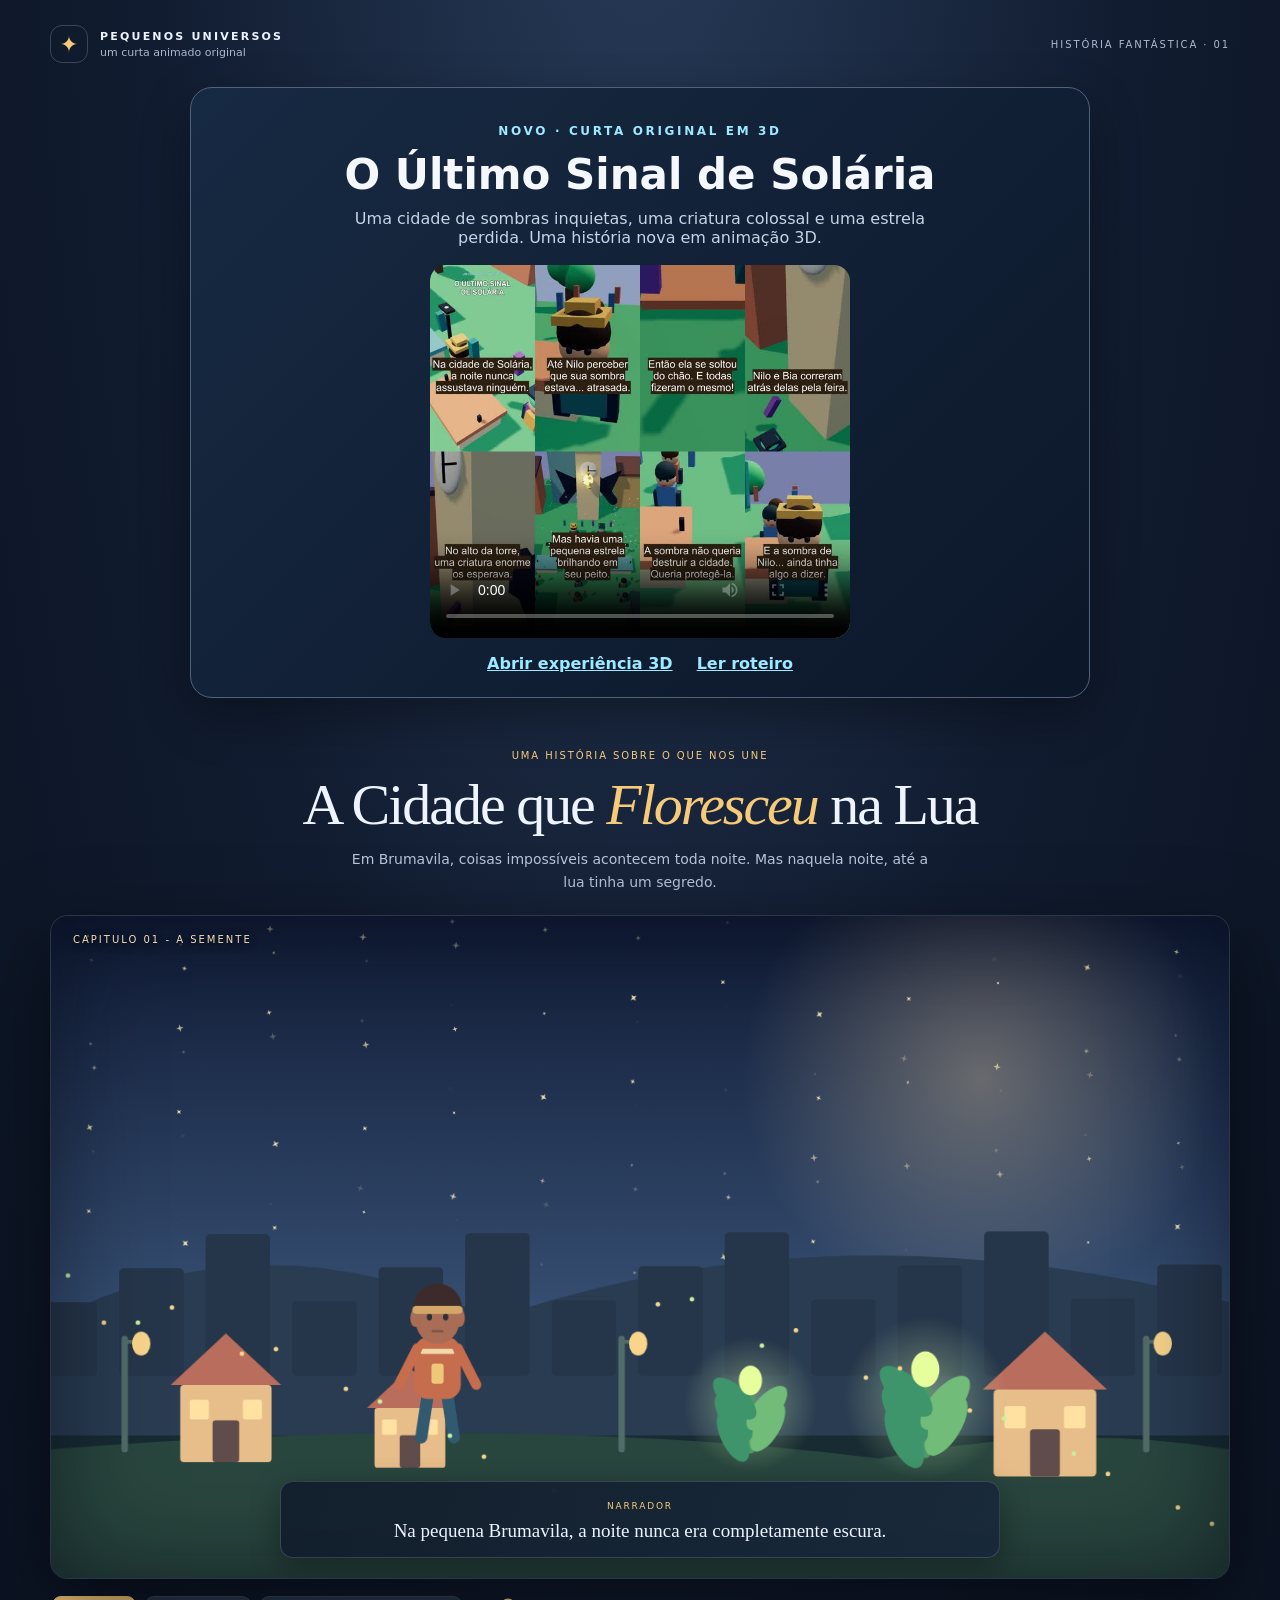
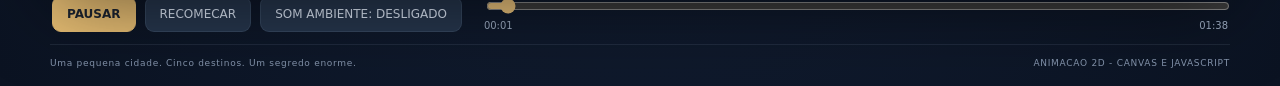
<file: index.html>
﻿<!doctype html>
<html lang="pt-BR"><head>
<meta charset="utf-8"><meta name="viewport" content="width=device-width,initial-scale=1">
<meta name="theme-color" content="#101a2b">
<title>A Cidade que Floresceu na Lua - curta animado</title>
<link rel="stylesheet" href="styles.css"></head><body>
<main class="app">
<header class="top"><div class="brand"><span class="mark">&#10022;</span><div><b>PEQUENOS UNIVERSOS</b><small>um curta animado original</small></div></div><div class="top-tag">HIST&#211;RIA FANT&#193;STICA &#183; 01</div></header>
<section style="margin:24px auto;padding:24px;max-width:900px;border:1px solid #52617a;border-radius:22px;background:linear-gradient(135deg,#172a43,#0c1729);color:#f4f7fb;text-align:center;box-shadow:0 18px 50px #0005"><p style="letter-spacing:.22em;color:#9de9ff;font-weight:800;font-size:12px">NOVO · CURTA ORIGINAL EM 3D</p><h2 style="font-size:clamp(26px,5vw,42px);margin:10px 0">O Último Sinal de Solária</h2><p style="max-width:620px;margin:0 auto 18px;color:#c6d4e4">Uma cidade de sombras inquietas, uma criatura colossal e uma estrela perdida. Uma história nova em animação 3D.</p><video controls playsinline preload="metadata" poster="cidade-3d/preview_final_final.jpg" style="display:block;width:100%;max-width:420px;max-height:70vh;margin:0 auto;border-radius:16px;background:#071326"><source src="cidade-3d/O_ULTIMO_SINAL_DE_SOLARIA_3D_FINAL.mp4" type="video/mp4"></video><p style="margin:16px 0 0"><a href="cidade-3d/index.html" style="color:#9de9ff;font-weight:800;margin:0 12px">Abrir experiência 3D</a><a href="cidade-3d/roteiro.md" style="color:#9de9ff;font-weight:800;margin:0 12px">Ler roteiro</a></p></section>
<section class="intro"><p class="eyebrow">UMA HIST&#211;RIA SOBRE O QUE NOS UNE</p><h1>A Cidade que <em>Floresceu</em> na Lua</h1><p class="lead">Em Brumavila, coisas imposs&#237;veis acontecem toda noite. Mas naquela noite, at&#233; a lua tinha um segredo.</p></section>
<section class="screen" aria-label="Anima&#231;&#227;o da hist&#243;ria">
<canvas id="film" width="1280" height="720" aria-label="Curta animado: A Cidade que Floresceu na Lua"></canvas>
<div class="vignette"></div><div class="chapter" id="chapter">CAP&#205;TULO 01 &#183; A SEMENTE</div>
<div class="caption" aria-live="polite"><span id="speaker">NARRADOR</span><p id="line">Na pequena Brumavila, a noite nunca era completamente escura.</p></div>
<div class="loading" id="loading">Preparando a historia...</div></section>
<section class="controls"><div class="buttons"><button id="play" class="primary">PAUSAR</button><button id="restart">RECOMECAR</button><button id="sound">SOM AMBIENTE: DESLIGADO</button></div>
<div class="timeline"><input id="seek" type="range" min="0" max="100" value="0" aria-label="Progresso da historia"><div class="time"><span id="elapsed">00:00</span><span id="duration">01:38</span></div></div></section>
<footer><span>Uma pequena cidade. Cinco destinos. Um segredo enorme.</span><span>ANIMACAO 2D - CANVAS E JAVASCRIPT</span></footer>
</main><script src="animacoes.js"></script></body></html>
</file>
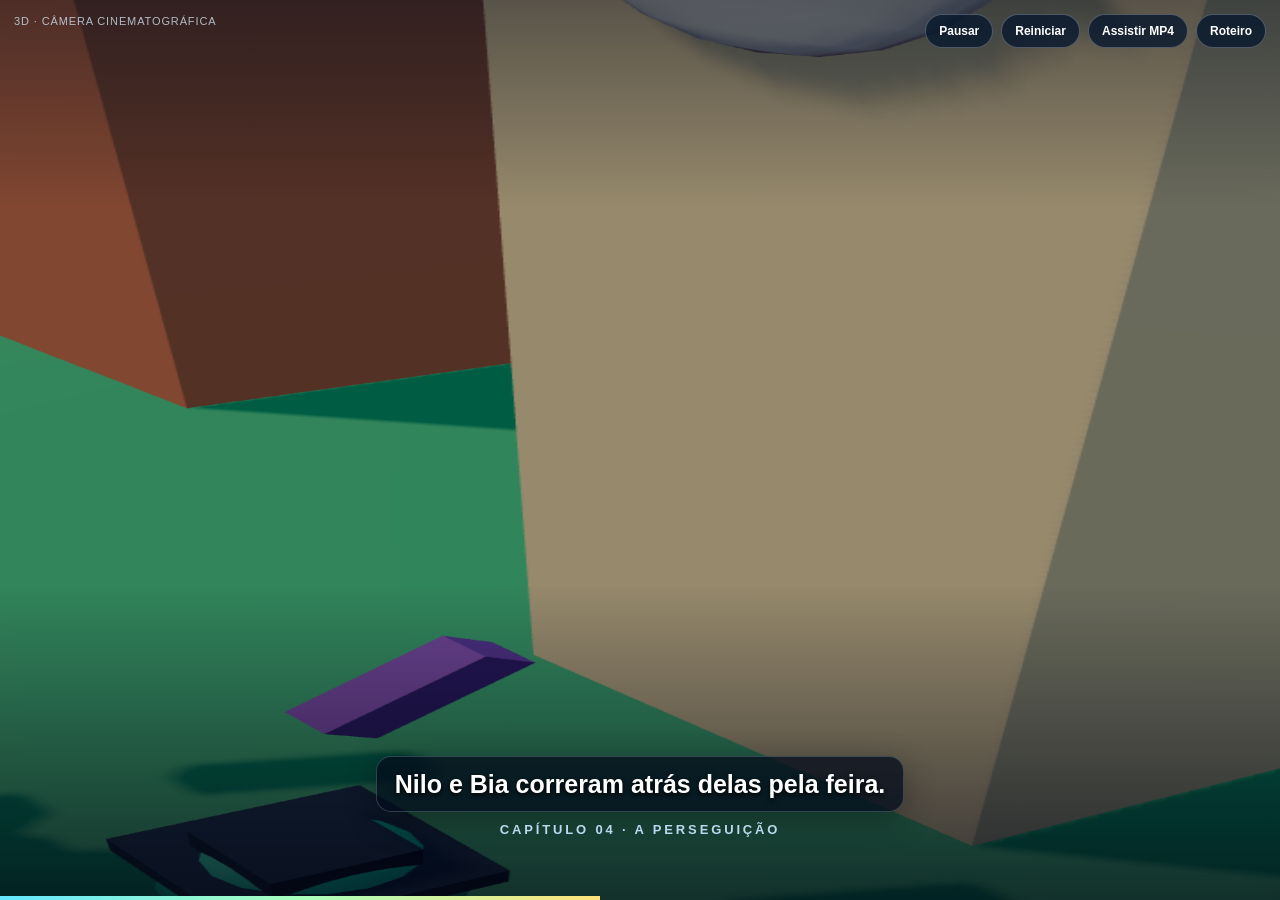
<file: cidade-3d/index.html>
<!doctype html>
<html lang="pt-BR">
<head>
<meta charset="utf-8">
<meta name="viewport" content="width=device-width,initial-scale=1">
<title>O Último Sinal de Solária — Curta 3D</title>
<style>
*{box-sizing:border-box}html,body{margin:0;width:100%;height:100%;overflow:hidden;background:#071326;font-family:Inter,Arial,sans-serif}
#stage{position:relative;width:100vw;height:100vh;overflow:hidden}
canvas{display:block;width:100%;height:100%}
#shade{position:absolute;inset:0;pointer-events:none;background:linear-gradient(180deg,rgba(4,10,25,.42),transparent 23%,transparent 65%,rgba(4,8,20,.68))}
#top{position:absolute;top:5.2%;left:6%;right:6%;text-align:center;color:#fff;text-shadow:0 3px 18px #071326;pointer-events:none}
#eyebrow{font-size:clamp(10px,2.1vw,15px);letter-spacing:.34em;font-weight:800;color:#9de9ff}
#title{font-size:clamp(25px,6vw,48px);line-height:1.02;font-weight:950;letter-spacing:-.04em;margin-top:8px}
#captionWrap{position:absolute;left:7%;right:7%;bottom:7%;text-align:center;pointer-events:none}
#caption{display:inline-block;max-width:100%;padding:12px 18px;border-radius:15px;background:rgba(3,12,28,.76);border:1px solid rgba(190,230,255,.22);color:#fff;font-size:clamp(16px,3.3vw,25px);font-weight:850;line-height:1.2;text-shadow:0 2px 5px #000;box-shadow:0 8px 32px #0005}
#chapter{margin-top:10px;color:#b8d9ee;font-size:clamp(9px,1.7vw,13px);letter-spacing:.22em;font-weight:800;text-transform:uppercase}
#progress{position:absolute;bottom:0;left:0;height:4px;width:0;background:linear-gradient(90deg,#63e7ff,#a8ffbd,#ffe37a)}
#controls{position:absolute;right:14px;top:14px;display:flex;gap:8px}
button,#controls a{border:1px solid #ffffff40;background:#08182dcc;color:#fff;padding:9px 13px;border-radius:20px;font-weight:700;cursor:pointer;text-decoration:none;font-size:12px}
#hint{position:absolute;left:14px;top:15px;color:#d8efff;font-size:11px;opacity:.75;letter-spacing:.08em}
@media(max-width:520px){#controls{top:auto;bottom:14px;right:12px}#captionWrap{bottom:12%}}
#top{transition:opacity .8s ease}
body.exporting #controls,body.exporting #hint,body.exporting #progress{display:none}
body.exporting #top{transition:none}
</style>
</head>
<body>
<div id="stage">
 <canvas id="film"></canvas><div id="shade"></div>
 <div id="top"><div id="eyebrow">UM CURTA ORIGINAL EM 3D</div><div id="title">O ÚLTIMO SINAL<br>DE SOLÁRIA</div></div>
 <div id="captionWrap"><div id="caption">Na cidade de Solária, a noite nunca assustava ninguém.</div><div id="chapter">CAPÍTULO 01 · A CIDADE DAS LUZES</div></div>
 <div id="hint">3D · CÂMERA CINEMATOGRÁFICA</div>
 <div id="controls"><button id="toggle">Pausar</button><button id="restart">Reiniciar</button><a href="O_ULTIMO_SINAL_DE_SOLARIA_3D_FINAL.mp4" target="_blank">Assistir MP4</a><a href="roteiro.md" target="_blank">Roteiro</a></div>
 <div id="progress"></div>
</div>
<script type="module" src="./animacao.js"></script>
</body></html>
</file>
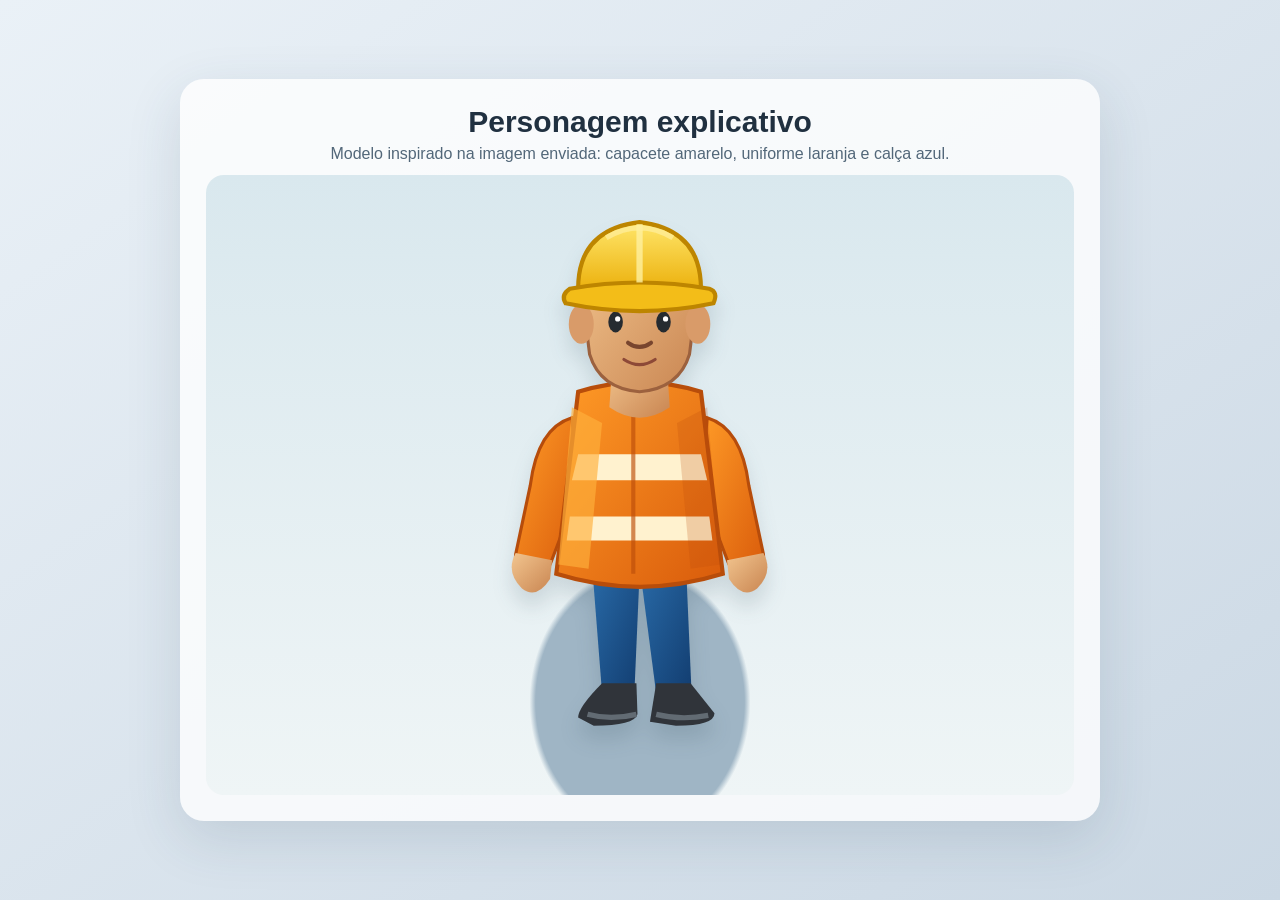
<file: personagem-base.html>
<!doctype html>
<html lang="pt-BR">
<head>
<meta charset="utf-8">
<meta name="viewport" content="width=device-width,initial-scale=1">
<title>Personagem explicativo — referência</title>
<style>
*{box-sizing:border-box}body{margin:0;min-height:100vh;display:grid;place-items:center;background:linear-gradient(145deg,#eaf1f7,#cbd8e4);font-family:Arial,sans-serif;color:#203040}
main{width:min(920px,94vw);padding:26px;border-radius:24px;background:#ffffffc9;box-shadow:0 18px 55px #29445a24;text-align:center}
h1{font-size:clamp(20px,3vw,30px);margin:0 0 6px}p{margin:0 0 12px;color:#526779}
.stage{height:min(72vh,620px);min-height:380px;display:grid;place-items:center;background:radial-gradient(ellipse at 50% 85%,#9fb5c5 0 17%,transparent 18%),linear-gradient(#d9e8ee,#eff5f6);border-radius:18px;overflow:hidden}
svg{height:94%;max-width:100%;filter:drop-shadow(0 14px 10px #243b4a25)}
/* personagem parado, com proporções de mascote de jogo */
</style>
</head>
<body><main>
<h1>Personagem explicativo</h1><p>Modelo inspirado na imagem enviada: capacete amarelo, uniforme laranja e calça azul.</p>
<div class="stage">
<svg viewBox="0 0 420 560" role="img" aria-label="Mascote trabalhador com capacete amarelo e uniforme laranja">
<defs>
 <linearGradient id="helmet" x2="0" y2="1"><stop stop-color="#ffe66a"/><stop offset="1" stop-color="#e9a900"/></linearGradient>
 <linearGradient id="skin" x2="1" y2="1"><stop stop-color="#f2c58f"/><stop offset="1" stop-color="#c98551"/></linearGradient>
 <linearGradient id="shirt" x2="1" y2="1"><stop stop-color="#ff9b27"/><stop offset="1" stop-color="#d95b0b"/></linearGradient>
 <linearGradient id="pants" x2="1" y2="1"><stop stop-color="#2869a6"/><stop offset="1" stop-color="#123d70"/></linearGradient>
</defs>
<!-- pernas -->
<path d="M165 365 L210 365 L205 480 L174 480 Z" fill="url(#pants)"/>
<path d="M211 365 L255 365 L260 480 L226 480 Z" fill="url(#pants)"/>
<path d="M174 470 L207 470 L208 500 Q205 511 166 511 L151 503 Q151 493 174 470Z" fill="#30343a"/>
<path d="M226 470 L259 470 L282 499 Q282 511 245 511 L220 507Z" fill="#30343a"/>
<path d="M160 500 Q182 506 207 500 M226 500 Q250 506 276 501" fill="none" stroke="#626b73" stroke-width="5"/>
<!-- braços -->
<path d="M145 215 Q112 225 105 280 L91 346 Q89 363 105 367 Q120 369 126 351 L151 285Z" fill="url(#shirt)" stroke="#b64c0b" stroke-width="3"/>
<path d="M275 215 Q308 225 315 280 L329 346 Q331 363 315 367 Q300 369 294 351 L269 285Z" fill="url(#shirt)" stroke="#b64c0b" stroke-width="3"/>
<path d="M91 345 Q81 363 97 379 Q111 390 124 370 L126 352Z" fill="url(#skin)"/>
<path d="M329 345 Q339 363 323 379 Q309 390 296 370 L294 352Z" fill="url(#skin)"/>
<!-- tronco / colete -->
<path d="M151 190 Q210 172 269 190 L290 365 Q210 390 130 365Z" fill="url(#shirt)" stroke="#b84d0a" stroke-width="4"/>
<path d="M151 250 L269 250 L275 275 L145 275Z" fill="#fff2cf"/>
<path d="M143 310 L277 310 L280 333 L140 333Z" fill="#fff2cf"/>
<path d="M204 194 L204 365" stroke="#bd4e0a" stroke-width="4" opacity=".65"/>
<path d="M145 205 L174 220 L161 360 L132 356Z" fill="#ffb13c" opacity=".65"/>
<path d="M275 205 L246 220 L259 360 L288 356Z" fill="#b94c0b" opacity=".22"/>
<!-- pescoço -->
<path d="M184 160 L236 160 L239 205 Q210 225 181 205Z" fill="url(#skin)"/>
<!-- cabeça -->
<path d="M154 89 Q155 48 210 47 Q265 48 266 89 L258 154 Q248 187 210 190 Q172 187 162 154Z" fill="url(#skin)" stroke="#9c613e" stroke-width="3"/>
<!-- orelhas -->
<ellipse cx="154" cy="125" rx="12" ry="19" fill="#d99b69"/><ellipse cx="266" cy="125" rx="12" ry="19" fill="#d99b69"/>
<!-- rosto simples -->
<ellipse cx="187" cy="123" rx="7" ry="10" fill="#252b30"/><ellipse cx="233" cy="123" rx="7" ry="10" fill="#252b30"/>
<circle cx="189" cy="120" r="2.5" fill="white"/><circle cx="235" cy="120" r="2.5" fill="white"/>
<path d="M199 143 Q210 151 221 143" fill="none" stroke="#78452e" stroke-width="4" stroke-linecap="round"/>
<path d="M195 159 Q210 169 225 159" fill="none" stroke="#8d4937" stroke-width="3" stroke-linecap="round"/>
<!-- capacete -->
<path d="M151 91 Q151 34 210 27 Q269 34 269 91 L257 101 L163 101Z" fill="url(#helmet)" stroke="#bd8500" stroke-width="4"/>
<path d="M143 91 Q210 79 277 91 Q286 94 281 105 Q210 120 139 105 Q134 97 143 91Z" fill="#f3bd18" stroke="#bd8500" stroke-width="4"/>
<path d="M210 29 L210 85" stroke="#fff1a0" stroke-width="6" opacity=".8"/>
<path d="M178 42 Q210 23 242 42" fill="none" stroke="#fff0a0" stroke-width="5" opacity=".7"/>
</svg>
</div></main></body></html>
</file>
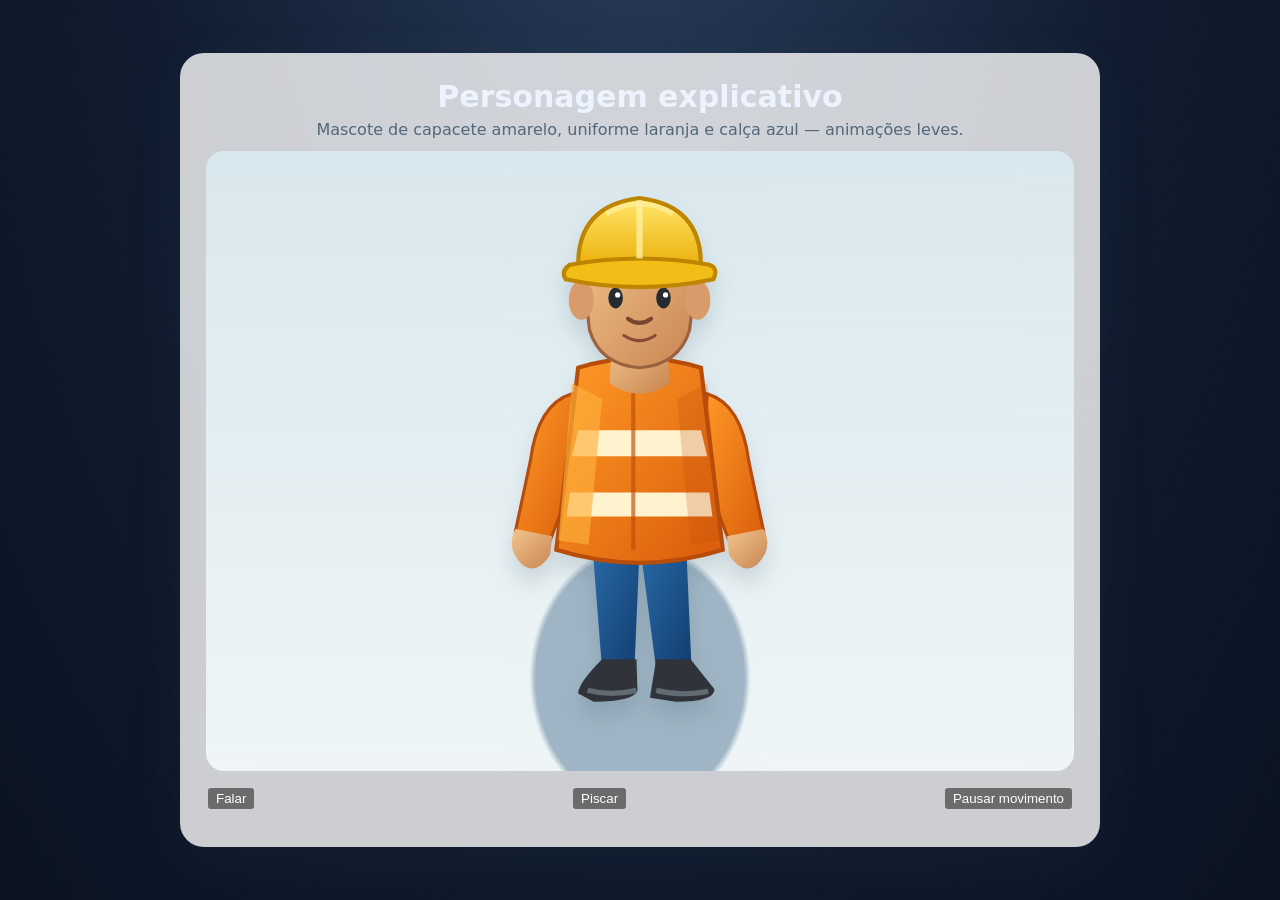
<file: personagem-interativo.html>
﻿<!doctype html>
<html lang="pt-BR">
<head>
<meta charset="utf-8">
<meta name="viewport" content="width=device-width,initial-scale=1">
<title>Personagem SVG animado</title>
<style>
*{box-sizing:border-box}body{margin:0;min-height:100vh;display:grid;place-items:center;background:linear-gradient(145deg,#eaf1f7,#cbd8e4);font-family:Arial,sans-serif;color:#203040}
main{width:min(920px,94vw);padding:26px;border-radius:24px;background:#ffffffc9;box-shadow:0 18px 55px #29445a24;text-align:center}
h1{font-size:clamp(20px,3vw,30px);margin:0 0 6px}p{margin:0 0 12px;color:#526779}
.stage{height:min(72vh,620px);min-height:380px;display:grid;place-items:center;background:radial-gradient(ellipse at 50% 85%,#9fb5c5 0 17%,transparent 18%),linear-gradient(#d9e8ee,#eff5f6);border-radius:18px;overflow:hidden}
svg{height:94%;max-width:100%;filter:drop-shadow(0 14px 10px #243b4a25)}
/* personagem parado, com proporÃ§Ãµes de mascote de jogo */
</style>
<link rel="stylesheet" href="styles.css">
</head>
<body><main>
<h1>Personagem explicativo</h1><p>Mascote de capacete amarelo, uniforme laranja e calça azul — animações leves.</p>
<div class="stage">
<svg viewBox="0 0 420 560" role="img" aria-label="Mascote trabalhador com capacete amarelo e uniforme laranja">
<defs>
 <linearGradient id="helmet" x2="0" y2="1"><stop stop-color="#ffe66a"/><stop offset="1" stop-color="#e9a900"/></linearGradient>
 <linearGradient id="skin" x2="1" y2="1"><stop stop-color="#f2c58f"/><stop offset="1" stop-color="#c98551"/></linearGradient>
 <linearGradient id="shirt" x2="1" y2="1"><stop stop-color="#ff9b27"/><stop offset="1" stop-color="#d95b0b"/></linearGradient>
 <linearGradient id="pants" x2="1" y2="1"><stop stop-color="#2869a6"/><stop offset="1" stop-color="#123d70"/></linearGradient>
</defs>
<!-- pernas -->
<path d="M165 365 L210 365 L205 480 L174 480 Z" fill="url(#pants)"/>
<path d="M211 365 L255 365 L260 480 L226 480 Z" fill="url(#pants)"/>
<path d="M174 470 L207 470 L208 500 Q205 511 166 511 L151 503 Q151 493 174 470Z" fill="#30343a"/>
<path d="M226 470 L259 470 L282 499 Q282 511 245 511 L220 507Z" fill="#30343a"/>
<path d="M160 500 Q182 506 207 500 M226 500 Q250 506 276 501" fill="none" stroke="#626b73" stroke-width="5"/>
<!-- braÃ§os -->
<path d="M145 215 Q112 225 105 280 L91 346 Q89 363 105 367 Q120 369 126 351 L151 285Z" fill="url(#shirt)" stroke="#b64c0b" stroke-width="3"/>
<path d="M275 215 Q308 225 315 280 L329 346 Q331 363 315 367 Q300 369 294 351 L269 285Z" fill="url(#shirt)" stroke="#b64c0b" stroke-width="3"/>
<path d="M91 345 Q81 363 97 379 Q111 390 124 370 L126 352Z" fill="url(#skin)"/>
<path d="M329 345 Q339 363 323 379 Q309 390 296 370 L294 352Z" fill="url(#skin)"/>
<!-- tronco / colete -->
<path d="M151 190 Q210 172 269 190 L290 365 Q210 390 130 365Z" fill="url(#shirt)" stroke="#b84d0a" stroke-width="4"/>
<path d="M151 250 L269 250 L275 275 L145 275Z" fill="#fff2cf"/>
<path d="M143 310 L277 310 L280 333 L140 333Z" fill="#fff2cf"/>
<path d="M204 194 L204 365" stroke="#bd4e0a" stroke-width="4" opacity=".65"/>
<path d="M145 205 L174 220 L161 360 L132 356Z" fill="#ffb13c" opacity=".65"/>
<path d="M275 205 L246 220 L259 360 L288 356Z" fill="#b94c0b" opacity=".22"/>
<!-- pescoÃ§o -->
<path d="M184 160 L236 160 L239 205 Q210 225 181 205Z" fill="url(#skin)"/>
<!-- cabeÃ§a -->
<path d="M154 89 Q155 48 210 47 Q265 48 266 89 L258 154 Q248 187 210 190 Q172 187 162 154Z" fill="url(#skin)" stroke="#9c613e" stroke-width="3"/>
<!-- orelhas -->
<ellipse cx="154" cy="125" rx="12" ry="19" fill="#d99b69"/><ellipse cx="266" cy="125" rx="12" ry="19" fill="#d99b69"/>
<!-- rosto simples -->
<ellipse cx="187" cy="123" rx="7" ry="10" fill="#252b30"/><ellipse cx="233" cy="123" rx="7" ry="10" fill="#252b30"/>
<circle cx="189" cy="120" r="2.5" fill="white"/><circle cx="235" cy="120" r="2.5" fill="white"/>
<path d="M199 143 Q210 151 221 143" fill="none" stroke="#78452e" stroke-width="4" stroke-linecap="round"/>
<path d="M195 159 Q210 169 225 159" fill="none" stroke="#8d4937" stroke-width="3" stroke-linecap="round"/>
<!-- capacete -->
<path d="M151 91 Q151 34 210 27 Q269 34 269 91 L257 101 L163 101Z" fill="url(#helmet)" stroke="#bd8500" stroke-width="4"/>
<path d="M143 91 Q210 79 277 91 Q286 94 281 105 Q210 120 139 105 Q134 97 143 91Z" fill="#f3bd18" stroke="#bd8500" stroke-width="4"/>
<path d="M210 29 L210 85" stroke="#fff1a0" stroke-width="6" opacity=".8"/>
<path d="M178 42 Q210 23 242 42" fill="none" stroke="#fff0a0" stroke-width="5" opacity=".7"/>
</svg>
</div><div class="controls"><button id="btnFalar" type="button">Falar</button><button id="btnPiscar" type="button">Piscar</button><button id="btnParar" type="button">Pausar movimento</button></div></main><script src="animacoes.js"></script>
</body></html>
</file>
<file: styles.css>
:root{color-scheme:dark;--ink:#edf3ff;--muted:#aab8ce;--gold:#f6ca79;--panel:#18253a}*{box-sizing:border-box}body{margin:0;min-height:100vh;background:radial-gradient(ellipse at 50% -20%,#293d5b 0,#111c30 55%,#0b1322 100%);color:var(--ink);font-family:Inter,ui-sans-serif,system-ui,Segoe UI,Arial,sans-serif}.app{width:min(1180px,95vw);margin:0 auto;padding:25px 0 18px}.top,footer,.controls,.buttons,.time,.brand{display:flex;align-items:center;justify-content:space-between}.brand{justify-content:flex-start;gap:12px}.mark{display:grid;place-items:center;width:38px;height:38px;border:1px solid #8c9bb455;border-radius:12px;color:var(--gold);font-size:22px}.brand b{display:block;font-size:11px;letter-spacing:.2em}.brand small{display:block;color:var(--muted);font-size:11px;margin-top:3px}.top-tag,.eyebrow{font-size:10px;letter-spacing:.19em;color:#aebbd0}.intro{text-align:center;padding:28px 10px 22px}.eyebrow{color:var(--gold);margin:0 0 10px}.intro h1{font-family:Georgia,serif;font-weight:500;font-size:clamp(32px,5vw,58px);letter-spacing:-.035em;margin:0}.intro h1 em{color:var(--gold);font-weight:400}.lead{color:#b8c5d8;font-size:14px;margin:10px auto 0;max-width:600px;line-height:1.6}.screen{position:relative;overflow:hidden;border:1px solid #a9bad52c;border-radius:18px;background:#101a2b;box-shadow:0 25px 80px #0008;aspect-ratio:16/9}.screen canvas{width:100%;height:100%;display:block}.vignette{position:absolute;inset:0;pointer-events:none;box-shadow:inset 0 0 100px #050a1699}.chapter{position:absolute;top:18px;left:22px;font-size:10px;letter-spacing:.2em;color:#f4dfb7;text-shadow:0 2px 8px #000}.caption{position:absolute;left:50%;bottom:20px;transform:translateX(-50%);width:min(720px,88%);text-align:center;padding:12px 22px 13px;border:1px solid #d9e6f12b;border-radius:13px;background:linear-gradient(110deg,#101a2bdc,#17263bdc);backdrop-filter:blur(10px);box-shadow:0 8px 30px #0005;transition:opacity .25s}.caption span{font-size:9px;letter-spacing:.2em;color:var(--gold)}.caption p{font-family:Georgia,serif;font-size:clamp(13px,1.7vw,19px);line-height:1.35;margin:5px 0 0}.loading{display:none;position:absolute;inset:0;place-items:center;background:#101a2b;color:var(--gold)}.controls{gap:22px;padding:17px 2px 12px}.buttons{justify-content:flex-start;gap:9px;flex-wrap:wrap}.buttons button{font:inherit;font-size:12px;color:#dce6f5;background:#26364d;border:1px solid #8295b12c;border-radius:9px;padding:10px 14px;cursor:pointer;transition:background .2s,transform .2s}.buttons button:hover{background:#344965;transform:translateY(-1px)}.buttons .primary{background:#e6bd73;color:#1c2430;border-color:#e6bd73;font-weight:700}.buttons .primary:hover{background:#f2d394}.timeline{flex:1;min-width:160px}input[type=range]{width:100%;accent-color:#e9c17b;cursor:pointer}.time{font-size:10px;color:#9dacc2;margin-top:2px}footer{border-top:1px solid #a9bad51c;padding-top:13px;color:#8494ac;font-size:9px;letter-spacing:.08em;gap:10px}button:focus-visible,input:focus-visible{outline:2px solid var(--gold);outline-offset:3px}@media(max-width:650px){.app{width:96vw;padding-top:14px}.top-tag{font-size:8px}.intro{padding:20px 4px 16px}.lead{font-size:12px}.screen{border-radius:10px}.caption{bottom:8px;padding:7px 9px;width:94%}.caption span{font-size:7px}.caption p{font-size:11px;margin-top:3px}.chapter{top:9px;left:10px;font-size:7px}.controls{display:block}.buttons{margin-bottom:10px}.buttons button{font-size:10px;padding:8px 10px}footer{font-size:7px;line-height:1.5}footer span:last-child{text-align:right}}@media(prefers-reduced-motion:reduce){*{scroll-behavior:auto!important;transition:none!important}}
</file>
